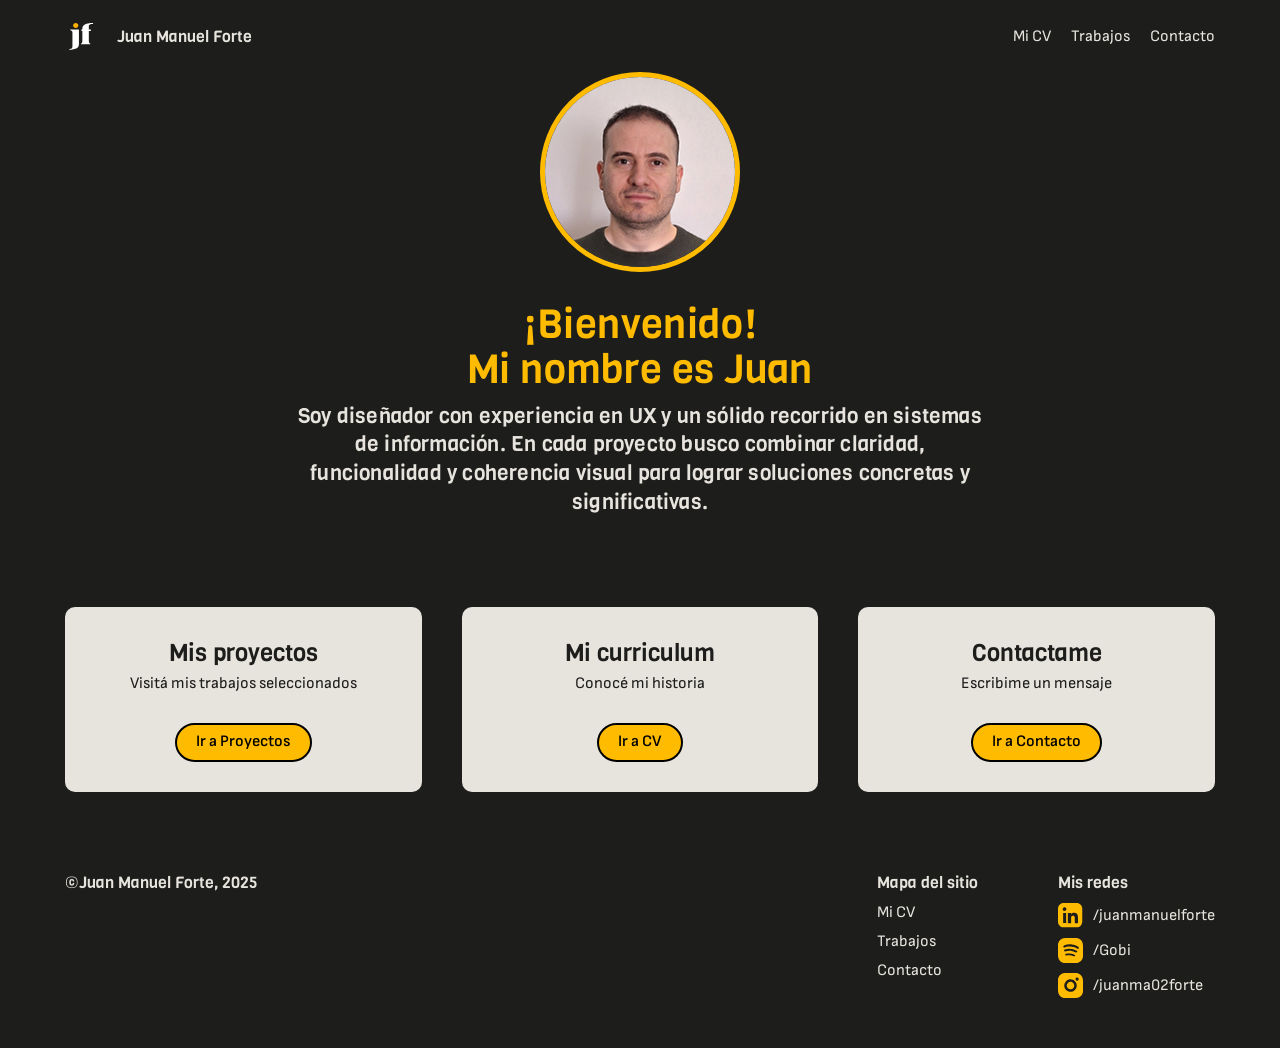
<file: index.html>
<!DOCTYPE html>
<html>

<head>
    <meta charset="UTF-8" />
    <meta name="viewport" content="width=device-width, initial-scale=1.0">
    <meta name="Description" content="Portfolio de Juan Manuel Forte">
    <meta name="author" content="Juan Manuel Forte">
    <meta name="Keywords" content="Juan manuel forte, portfolio, porfolio">
    <title>Portfolio Juan Forte</title>
    <link href="styles.css" rel="stylesheet" type="text/css">
    <link rel="icon" type="image/svg+xml" href="img/favicon.svg">
    <style>
        @import url('https://fonts.googleapis.com/css2?family=Sofia+Sans:ital,wght@0,1..1000;1,1..1000&family=Viga&display=swap');
    </style>
</head>

<body id="body-negro">
    <header>
        <div class="contenedor-header">
            <a href="index.html" class="logo-y-nombre">
                <img src="img/favicon.svg" width="32" height="32" alt="logo" />
                <h5>Juan Manuel Forte</h5>
            </a>
            <nav>
                <a href="mi-cv.html">Mi CV</a>
                <a href="trabajos.html">Trabajos</a>
                <a href="contacto.html">Contacto</a>
            </nav>
        </div>
    </header>
    <main>
        <section class="hero">
            <div class="jm-animacion">
                <img class="logo-animado" src="img/logo.webp" width="150" height="150" alt="logo" />
                <img class="mifoto" src="img/foto_perfil.jpg" width="200" height="200" alt="foto" />
                <h1 class="h1-animacion">¡Bienvenido!</h1>
                <h1 class="h1-animacion">Mi nombre es Juan</h1>
                <h2 class="h2-animacion">Soy diseñador con experiencia en UX y un sólido recorrido en sistemas de información. En cada
                    proyecto busco combinar claridad, funcionalidad y coherencia visual para lograr soluciones concretas
                    y significativas.</h2>
            </div>
        </section>
        <section class="tarjetas">
            <article class="tarjeta">
                <h2 class="h2-home">Mis proyectos</h2>
                <p>Visitá mis trabajos seleccionados</p>
                <a href="trabajos.html" class="boton">Ir a Proyectos</a>
            </article>
            <article class="tarjeta">
                <h2 class="h2-home">Mi curriculum</h2>
                <p>Conocé mi historia</p>
                <a href="mi-cv.html" class="boton">Ir a CV</a>
            </article>
            <article class="tarjeta">
                <h2 class="h2-home">Contactame</h2>
                <p>Escribime un mensaje</p>
                <a href="contacto.html" class="boton">Ir a Contacto</a>
            </article>
        </section>
    </main>
    <footer>
        <div class="contenedor-footer">
            <h5>©Juan Manuel Forte, 2025</h5>
            <div class="links-footer">
                <ul class="footer-mapa">
                        <h5>Mapa del sitio</h5>
                    <li>
                        <a href="mi-cv.html">Mi CV</a>
                    </li>
                    <li>
                        <a href="trabajos.html">Trabajos</a>
                    </li>
                    <li>
                        <a href="contacto.html">Contacto</a>
                    </li>
                </ul>
                <ul class="footer-redes">
                    <h5>Mis redes</h5>
                    <li>
                        <img src="img/linkedin_amarillo.svg" width="25" heigh="25" alt="Logo linkedin" />
                        <a href="https://www.linkedin.com/in/juanmanuelforte/">/juanmanuelforte</a>
                    </li>
                    <li>
                        <img src="img/spotify-amarillo.svg" width="25" heigh="25" alt="Logo Spotify" />
                        <a
                            href="https://open.spotify.com/intl-es/album/5ESB9k8uZIxvv5B5M7W0Kl?si=IFUT2nIWQieeMrjZMBl7iA">/Gobi</a>
                    </li>
                    <li>
                        <img src="img/instagram-amarillo.svg" width="25" heigh="25" alt="Logo Instagram" />
                        <a href="https://www.instagram.com/juanma02forte">/juanma02forte</a>
                    </li>
                </ul>
            </div>
        </div>
    </footer>
</body>

</html>
</file>
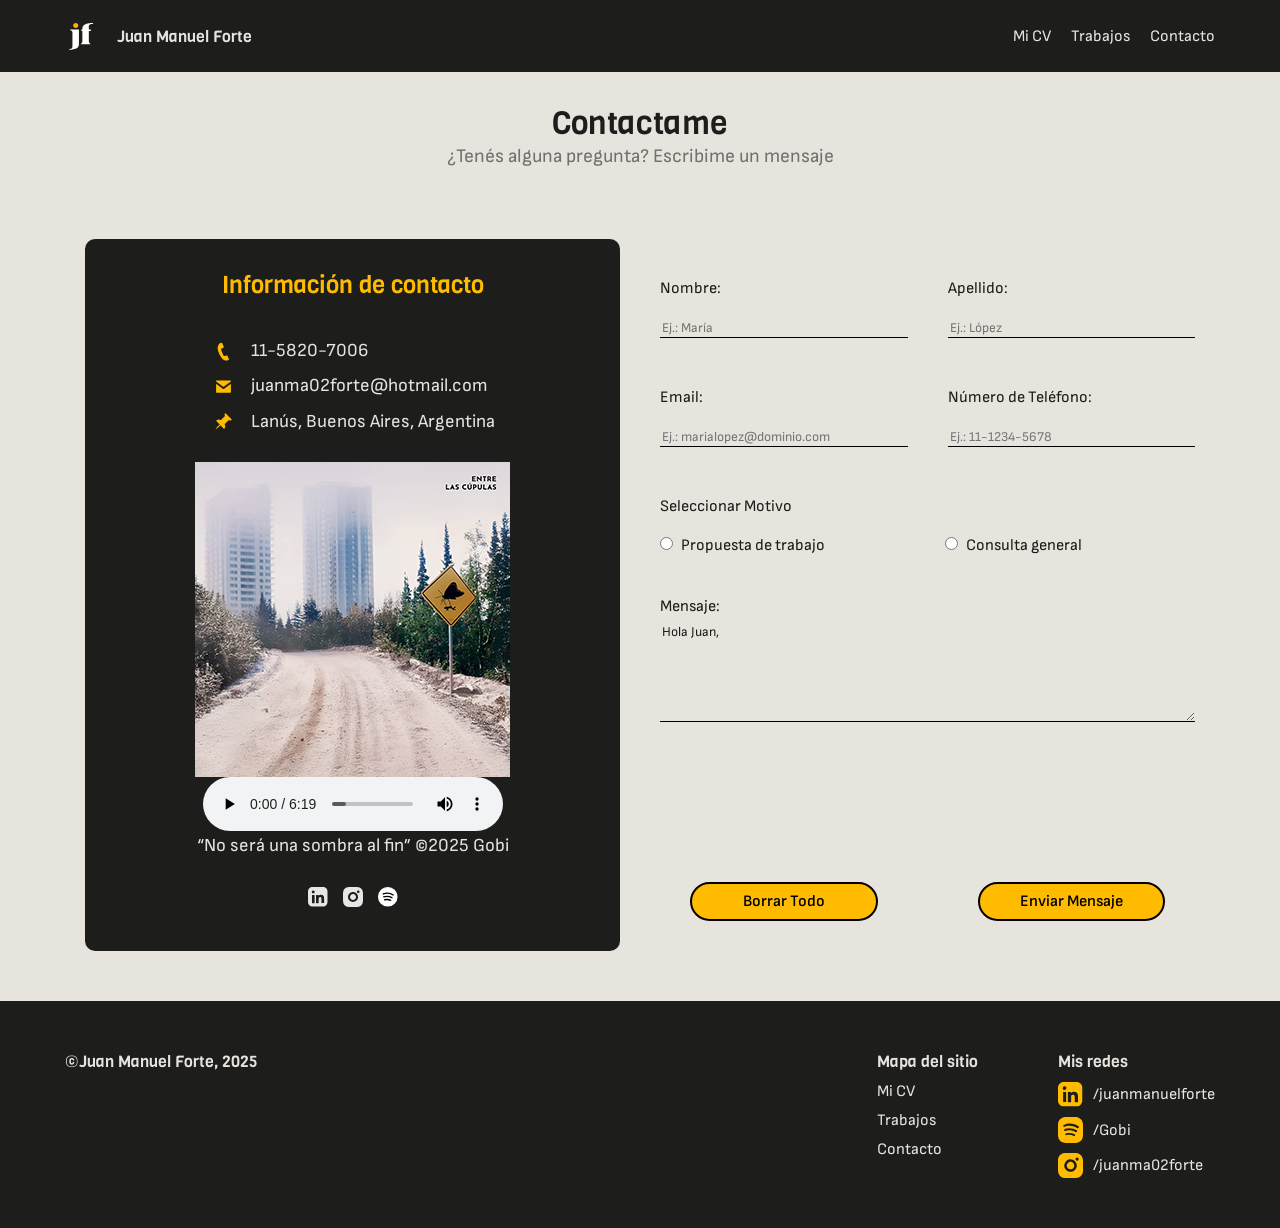
<file: contacto.html>
<!DOCTYPE html>
<html>

<head>
    <meta charset="UTF-8" />
    <meta name="viewport" content="width=device-width, initial-scale=1.0">
    <meta name="Description" content="Portfolio de Juan Manuel Forte">
    <meta name="author" content="Juan Manuel Forte">
    <meta name="Keywords" content="Juan manuel forte, portfolio, porfolio">
    <title>Portfolio Juan Forte</title>
    <link href="styles.css" rel="stylesheet" type="text/css">
    <link rel="icon" type="image/svg+xml" href="img/favicon.svg">
    <style>
        @import url('https://fonts.googleapis.com/css2?family=Sofia+Sans:ital,wght@0,1..1000;1,1..1000&family=Viga&display=swap');
    </style>
</head>

<body>
    <header>
        <div class="contenedor-header">
            <a href="index.html" class="logo-y-nombre">
                <img src="img/favicon.svg" width="32" height="32" alt="logo" />
                <h5>Juan Manuel Forte</h5>
            </a>
            <nav>
                <a href="mi-cv.html">Mi CV</a>
                <a href="trabajos.html">Trabajos</a>
                <a href="contacto.html">Contacto</a>
            </nav>
        </div>
    </header>
    <main>
        <h1>Contactame</h1>
        <h3>¿Tenés alguna pregunta? Escribime un mensaje</h3>
        <section class="grilla3060">
            <section class="contacto-izq">
                <h2>Información de contacto</h2>
                <ul class="info-contacto">
                    <li><img src="img/telefono-ico.svg" width="25" height="25" alt="Icono de teléfono" />
                        <h3>11-5820-7006</h3>
                    </li>
                    <li><img src="img/mail-ico.svg" width="25" height="25" alt="Icono de correo" />
                        <h3>juanma02forte@hotmail.com</h3>
                    </li>
                    <li><img src="img/pin-ico.svg" width="25" height="25" alt="Icono de ubicación" />
                        <h3>Lanús, Buenos Aires, Argentina</h3>
                    </li>
                </ul>
                <div>
                    <img class="gobi" src="img/gobi.jpg" width="315" height="315" alt="gobi" />
                    <audio src="audio/gobi.mp3" controls width="315" height="15">
                        <source src="audio/gobi.ogg" type="audio/ogg">
                        <source src="audio/gobi.wav" type="audio/wav">
                    </audio>
                    <h3>“No será una sombra al fin” ©2025 Gobi</h3>
                </div>
                <ul class="redes-contacto">
                    <li>
                        <a href="https://www.linkedin.com/in/juanmanuelforte/">
                            <img src="img/linkedin_blanco.svg" width="20" height="20" alt="Icono de linkedin" />
                        </a>
                    </li>
                    <li><a href="https://www.instagram.com/juanma02forte"><img src="img/instagram-blanco.svg" width="20"
                                height="20" alt="Icono de instagram" /></a>
                    </li>
                    <li><a
                            href="https://open.spotify.com/intl-es/album/5ESB9k8uZIxvv5B5M7W0Kl?si=IFUT2nIWQieeMrjZMBl7iA">
                            <img src="img/spotify-blanco.svg" width="20" height="20" alt="Icono de spotify" />
                        </a>
                    </li>
                </ul>
            </section>
            <section class="contacto-der">
                <form method="post" action="mailto:juanma02forte@hotmail.com?subject=Email enviado desde el formulario"
                    target="_blank" enctype="text/plain">
                    <div>
                        <div class="campo">
                            <label for="Nombre">Nombre: </label>
                            <input type="text" name="Nombre" id="Nombre" maxlength="30" placeholder="Ej.: María"
                                required>
                        </div>
                        <div class="campo">
                            <label for="Apellido">Apellido: </label>
                            <input type="text" name="Apellido" id="Apellido" maxlength="30" placeholder="Ej.: López">
                        </div>
                    </div>
                    <div>
                        <div class="campo">
                            <label for="Email">Email: </label>
                            <input type="email" name="Email" id="Email" maxlength="50" placeholder="Ej.: marialopez@dominio.com"
                                required>
                        </div>
                        <div class="campo">
                            <label for="Telefono">Número de Teléfono: </label>
                            <input type="tel" name="Telefono" id="Telefono" maxlength="30"
                                placeholder="Ej.: 11-1234-5678">
                        </div>
                    </div>
                    <div>
                        <div class="campo">
                            <p>Seleccionar Motivo</p>
                            <div class="radiobutton">
                                <label><input type="radio" name="motivo" value="trabajo" id="trabajo">Propuesta de
                                    trabajo</label>
                                <label><input type="radio" name="motivo" value="consulta" id="consulta">Consulta
                                    general</label>
                            </div>
                        </div>
                    </div>
                    <div>
                        <div class="campo">
                            <label for="mensaje">Mensaje: </label>
                            <textarea name="mensaje" id="mensaje">Hola Juan, </textarea>
                        </div>
                    </div>
                    <div>
                        <input class="boton" type="reset" value="Borrar Todo">
                        <input class="boton" type="submit" value="Enviar Mensaje">
                    </div>
                </form>
            </section>
        </section>
    </main>
    <footer>
        <div class="contenedor-footer">
            <h5>©Juan Manuel Forte, 2025</h5>
            <div class="links-footer">
                <ul class="footer-mapa">
                    <h5>Mapa del sitio</h5>
                    <li>
                        <a href="mi-cv.html">Mi CV</a>
                    </li>
                    <li>
                        <a href="trabajos.html">Trabajos</a>
                    </li>
                    <li>
                        <a href="contacto.html">Contacto</a>
                    </li>
                </ul>
                <ul class="footer-redes">
                    <h5>Mis redes</h5>
                    <li>
                        <img src="img/linkedin_amarillo.svg" width="25" heigh="25" alt="Logo linkedin" />
                        <a href="https://www.linkedin.com/in/juanmanuelforte/">/juanmanuelforte</a>
                    </li>
                    <li>
                        <img src="img/spotify-amarillo.svg" width="25" heigh="25" alt="Logo Spotify" />
                        <a
                            href="https://open.spotify.com/intl-es/album/5ESB9k8uZIxvv5B5M7W0Kl?si=IFUT2nIWQieeMrjZMBl7iA">/Gobi</a>
                    </li>
                    <li>
                        <img src="img/instagram-amarillo.svg" width="25" heigh="25" alt="Logo Instagram" />
                        <a href="https://www.instagram.com/juanma02forte">/juanma02forte</a>
                    </li>
                </ul>
            </div>
        </div>
    </footer>
</body>

</html>
</file>
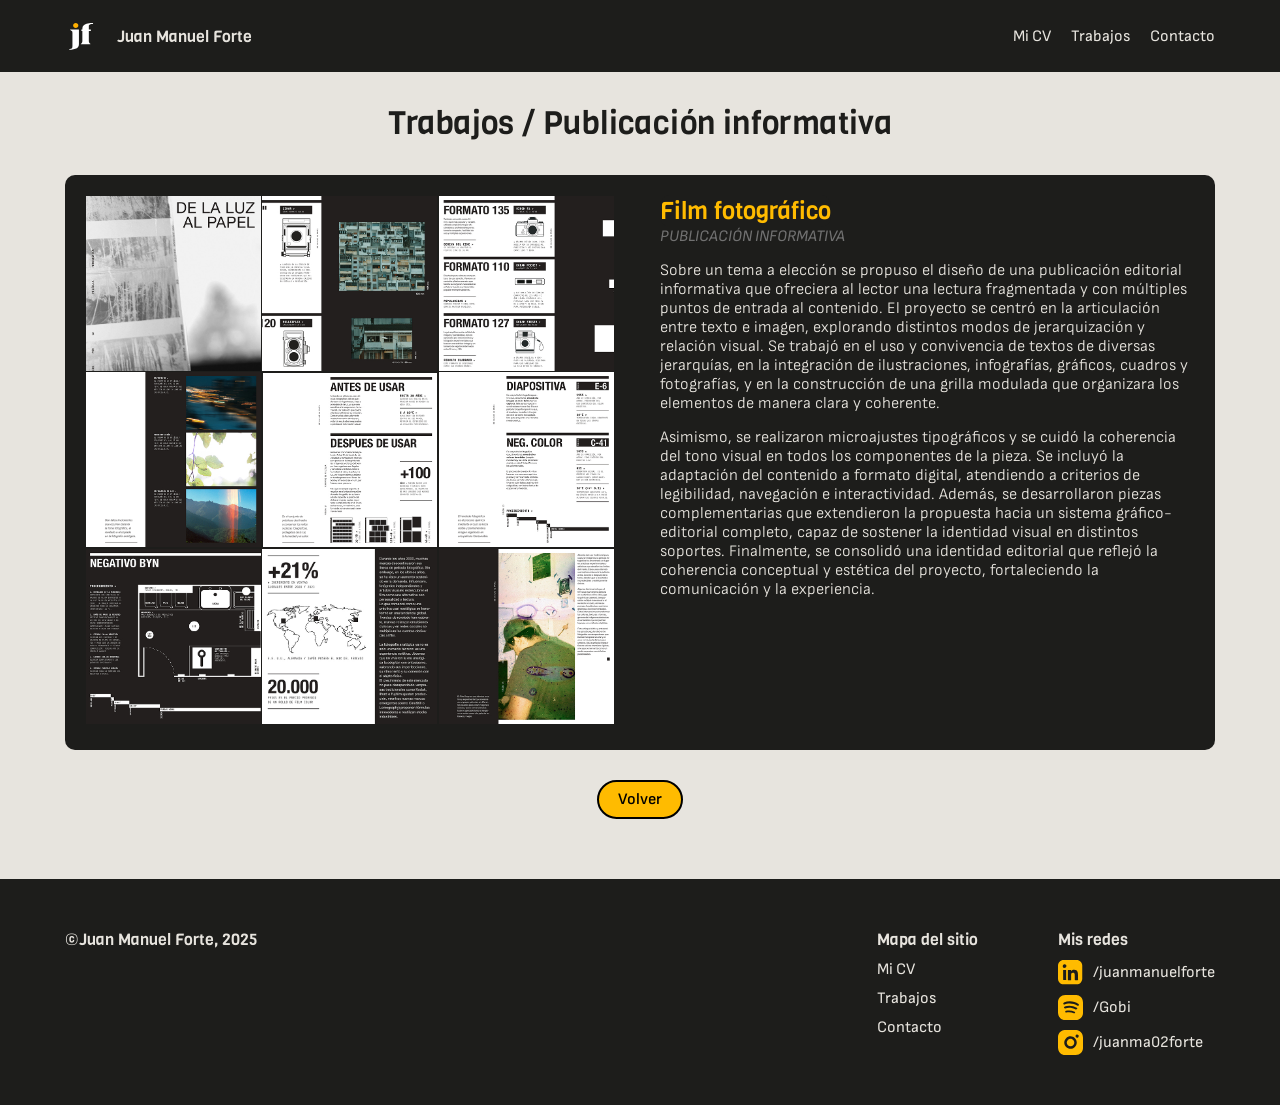
<file: film.html>
<!DOCTYPE html>
<html>

<head>
    <meta charset="UTF-8" />
    <meta name="viewport" content="width=device-width, initial-scale=1.0">
    <meta name="Description" content="Portfolio de Juan Manuel Forte">
    <meta name="author" content="Juan Manuel Forte">
    <meta name="Keywords" content="Juan manuel forte, portfolio, porfolio">
    <title>Portfolio Juan Forte</title>
    <link href="styles.css" rel="stylesheet" type="text/css">
    <link rel="icon" type="image/svg+xml" href="img/favicon.svg">
    <style>
        @import url('https://fonts.googleapis.com/css2?family=Sofia+Sans:ital,wght@0,1..1000;1,1..1000&family=Viga&display=swap');
    </style>
</head>

<body>
    <header>
        <div class="contenedor-header">
            <a href="index.html" class="logo-y-nombre">
                <img src="img/favicon.svg" width="32" height="32" alt="logo" />
                <h5>Juan Manuel Forte</h5>
            </a>
            <nav>
                <a href="mi-cv.html">Mi CV</a>
                <a href="trabajos.html">Trabajos</a>
                <a href="contacto.html">Contacto</a>
            </nav>
        </div>
    </header>
    <main>
        <h1 class="h1-trabajo">Trabajos / Publicación informativa</h1>
        <article class="trabajos-detalle-der">
            <div class="contenedor-galeria">
                <div class="container">
                    <input id="item1" type="checkbox" />
                    <label class="item1" for="item1"
                        style="background-image:url(img/film1.jpg);"></label>
                    <input id="item2" type="checkbox" />
                    <label class="item2" for="item2"
                        style="background-image:url(img/film2.jpg);"></label>
                    <input id="item3" type="checkbox" />
                    <label class="item3" for="item3"
                        style="background-image:url(img/film3.jpg);"></label>
                    <input id="item4" type="checkbox" />
                    <label class="item4" for="item4"
                        style="background-image:url(img/film4.jpg);"></label>
                    <input id="item5" type="checkbox" />
                    <label class="item5" for="item5"
                        style="background-image:url(img/film5.jpg);"></label>
                    <input id="item6" type="checkbox" />
                    <label class="item6" for="item6"
                        style="background-image:url(img/film6.jpg);"></label>
                    <input id="item7" type="checkbox" />
                    <label class="item7" for="item7"
                        style="background-image:url(img/film7.jpg);"></label>
                    <input id="item8" type="checkbox" />
                    <label class="item8" for="item8"
                        style="background-image:url(img/film8.jpg);"></label>
                    <input id="item9" type="checkbox" />
                    <label class="item9" for="item9"
                        style="background-image:url(img/film9.jpg);"></label>
                </div>
            </div>
            <div class="contenedor-texto">
                <h2>Film fotográfico</h2>
                <h4>Publicación informativa</h4>
                <p>Sobre un tema a elección se propuso el diseño de una publicación editorial informativa que ofreciera al lector una lectura fragmentada y con múltiples puntos de entrada al contenido. El proyecto se centró en la articulación entre texto e imagen, explorando distintos modos de jerarquización y relación visual. Se trabajó en el uso y convivencia de textos de diversas jerarquías, en la integración de ilustraciones, infografías, gráficos, cuadros y fotografías, y en la construcción de una grilla modulada que organizara los elementos de manera clara y coherente.</p>
                <p>Asimismo, se realizaron microajustes tipográficos y se cuidó la coherencia del tono visual en todos los componentes de la pieza. Se incluyó la adaptación del contenido a formato digital, atendiendo a criterios de legibilidad, navegación e interactividad. Además, se desarrollaron piezas complementarias que extendieron la propuesta hacia un sistema gráfico-editorial completo, capaz de sostener la identidad visual en distintos soportes. Finalmente, se consolidó una identidad editorial que reflejó la coherencia conceptual y estética del proyecto, fortaleciendo la comunicación y la experiencia.</p>
            </div>
        </article>
        <a href="trabajos.html" class="boton">Volver</a>
    </main>
    <footer>
        <div class="contenedor-footer">
            <h5>©Juan Manuel Forte, 2025</h5>
            <div class="links-footer">
                <ul class="footer-mapa">
                        <h5>Mapa del sitio</h5>
                    <li>
                        <a href="mi-cv.html">Mi CV</a>
                    </li>
                    <li>
                        <a href="trabajos.html">Trabajos</a>
                    </li>
                    <li>
                        <a href="contacto.html">Contacto</a>
                    </li>
                </ul>
                <ul class="footer-redes">
                    <h5>Mis redes</h5>
                    <li>
                        <img src="img/linkedin_amarillo.svg" width="25" heigh="25" alt="Logo linkedin" />
                        <a href="https://www.linkedin.com/in/juanmanuelforte/">/juanmanuelforte</a>
                    </li>
                    <li>
                        <img src="img/spotify-amarillo.svg" width="25" heigh="25" alt="Logo Spotify" />
                        <a
                            href="https://open.spotify.com/intl-es/album/5ESB9k8uZIxvv5B5M7W0Kl?si=IFUT2nIWQieeMrjZMBl7iA">/Gobi</a>
                    </li>
                    <li>
                        <img src="img/instagram-amarillo.svg" width="25" heigh="25" alt="Logo Instagram" />
                        <a href="https://www.instagram.com/juanma02forte">/juanma02forte</a>
                    </li>
                </ul>
            </div>
        </div>
    </footer>
</body>

</html>
</file>
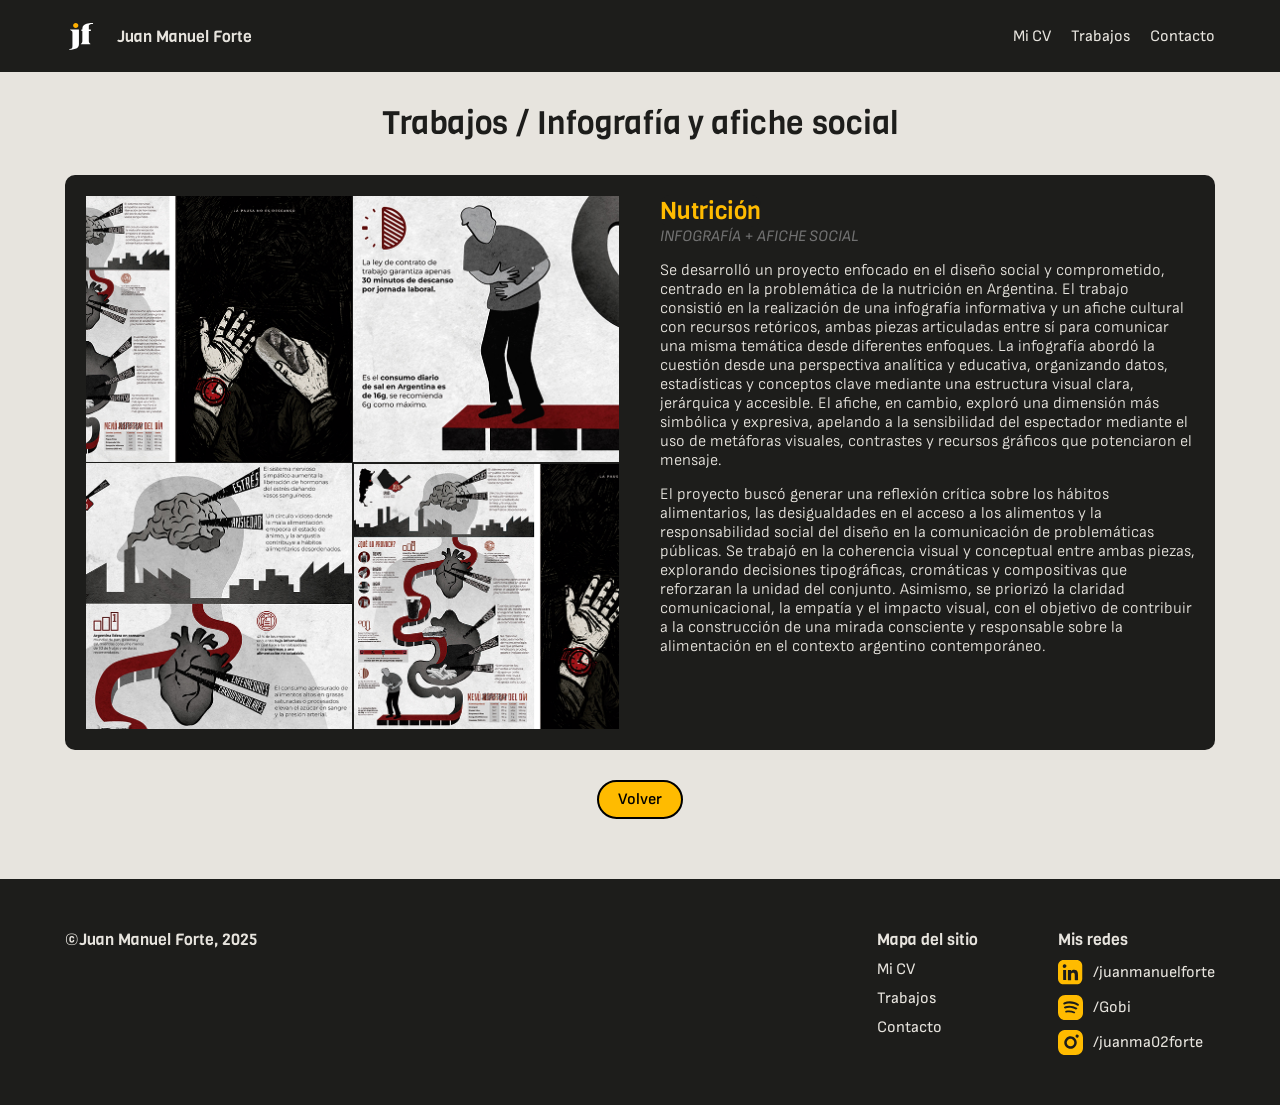
<file: infografia.html>
<!DOCTYPE html>
<html>

<head>
    <meta charset="UTF-8" />
    <meta name="viewport" content="width=device-width, initial-scale=1.0">
    <meta name="Description" content="Portfolio de Juan Manuel Forte">
    <meta name="author" content="Juan Manuel Forte">
    <meta name="Keywords" content="Juan manuel forte, portfolio, porfolio">
    <title>Portfolio Juan Forte</title>
    <link href="styles.css" rel="stylesheet" type="text/css">
    <link rel="icon" type="image/svg+xml" href="img/favicon.svg">
    <style>
        @import url('https://fonts.googleapis.com/css2?family=Sofia+Sans:ital,wght@0,1..1000;1,1..1000&family=Viga&display=swap');
    </style>
</head>

<body>
    <header>
        <div class="contenedor-header">
            <a href="index.html" class="logo-y-nombre">
                <img src="img/favicon.svg" width="32" height="32" alt="logo" />
                <h5>Juan Manuel Forte</h5>
            </a>
            <nav>
                <a href="mi-cv.html">Mi CV</a>
                <a href="trabajos.html">Trabajos</a>
                <a href="contacto.html">Contacto</a>
            </nav>
        </div>
    </header>
    <main>
        <h1 class="h1-trabajo">Trabajos / Infografía y afiche social</h1>
        <article class="trabajos-detalle-der">
            <div class="contenedor-galeria">
                <div class="container4x4">
                    <input id="item1" type="checkbox" />
                    <label class="item1" for="item1"
                        style="background-image:url(img/info1.jpg);"></label>
                    <input id="item2" type="checkbox" />
                    <label class="item2" for="item2"
                        style="background-image:url(img/info2.jpg);"></label>
                    <input id="item3" type="checkbox" />
                    <label class="item3" for="item3"
                        style="background-image:url(img/info3.jpg);"></label>
                    <input id="item4" type="checkbox" />
                    <label class="item4" for="item4"
                        style="background-image:url(img/info4.jpg);"></label>
                </div>
            </div>
            <div class="contenedor-texto">
                <h2>Nutrición</h2>
                <h4>Infografía + afiche social</h4>
                <p>Se desarrolló un proyecto enfocado en el diseño social y comprometido, centrado en la problemática de la nutrición en Argentina. El trabajo consistió en la realización de una infografía informativa y un afiche cultural con recursos retóricos, ambas piezas articuladas entre sí para comunicar una misma temática desde diferentes enfoques. La infografía abordó la cuestión desde una perspectiva analítica y educativa, organizando datos, estadísticas y conceptos clave mediante una estructura visual clara, jerárquica y accesible. El afiche, en cambio, exploró una dimensión más simbólica y expresiva, apelando a la sensibilidad del espectador mediante el uso de metáforas visuales, contrastes y recursos gráficos que potenciaron el mensaje.</p>
                <p>El proyecto buscó generar una reflexión crítica sobre los hábitos alimentarios, las desigualdades en el acceso a los alimentos y la responsabilidad social del diseño en la comunicación de problemáticas públicas. Se trabajó en la coherencia visual y conceptual entre ambas piezas, explorando decisiones tipográficas, cromáticas y compositivas que reforzaran la unidad del conjunto. Asimismo, se priorizó la claridad comunicacional, la empatía y el impacto visual, con el objetivo de contribuir a la construcción de una mirada consciente y responsable sobre la alimentación en el contexto argentino contemporáneo.</p>
            </div>
        </article>
        <a href="trabajos.html" class="boton">Volver</a>
    </main>
    <footer>
        <div class="contenedor-footer">
            <h5>©Juan Manuel Forte, 2025</h5>
            <div class="links-footer">
                <ul class="footer-mapa">
                        <h5>Mapa del sitio</h5>
                    <li>
                        <a href="mi-cv.html">Mi CV</a>
                    </li>
                    <li>
                        <a href="trabajos.html">Trabajos</a>
                    </li>
                    <li>
                        <a href="contacto.html">Contacto</a>
                    </li>
                </ul>
                <ul class="footer-redes">
                    <h5>Mis redes</h5>
                    <li>
                        <img src="img/linkedin_amarillo.svg" width="25" heigh="25" alt="Logo linkedin" />
                        <a href="https://www.linkedin.com/in/juanmanuelforte/">/juanmanuelforte</a>
                    </li>
                    <li>
                        <img src="img/spotify-amarillo.svg" width="25" heigh="25" alt="Logo Spotify" />
                        <a
                            href="https://open.spotify.com/intl-es/album/5ESB9k8uZIxvv5B5M7W0Kl?si=IFUT2nIWQieeMrjZMBl7iA">/Gobi</a>
                    </li>
                    <li>
                        <img src="img/instagram-amarillo.svg" width="25" heigh="25" alt="Logo Instagram" />
                        <a href="https://www.instagram.com/juanma02forte">/juanma02forte</a>
                    </li>
                </ul>
            </div>
        </div>
    </footer>
</body>

</html>
</file>
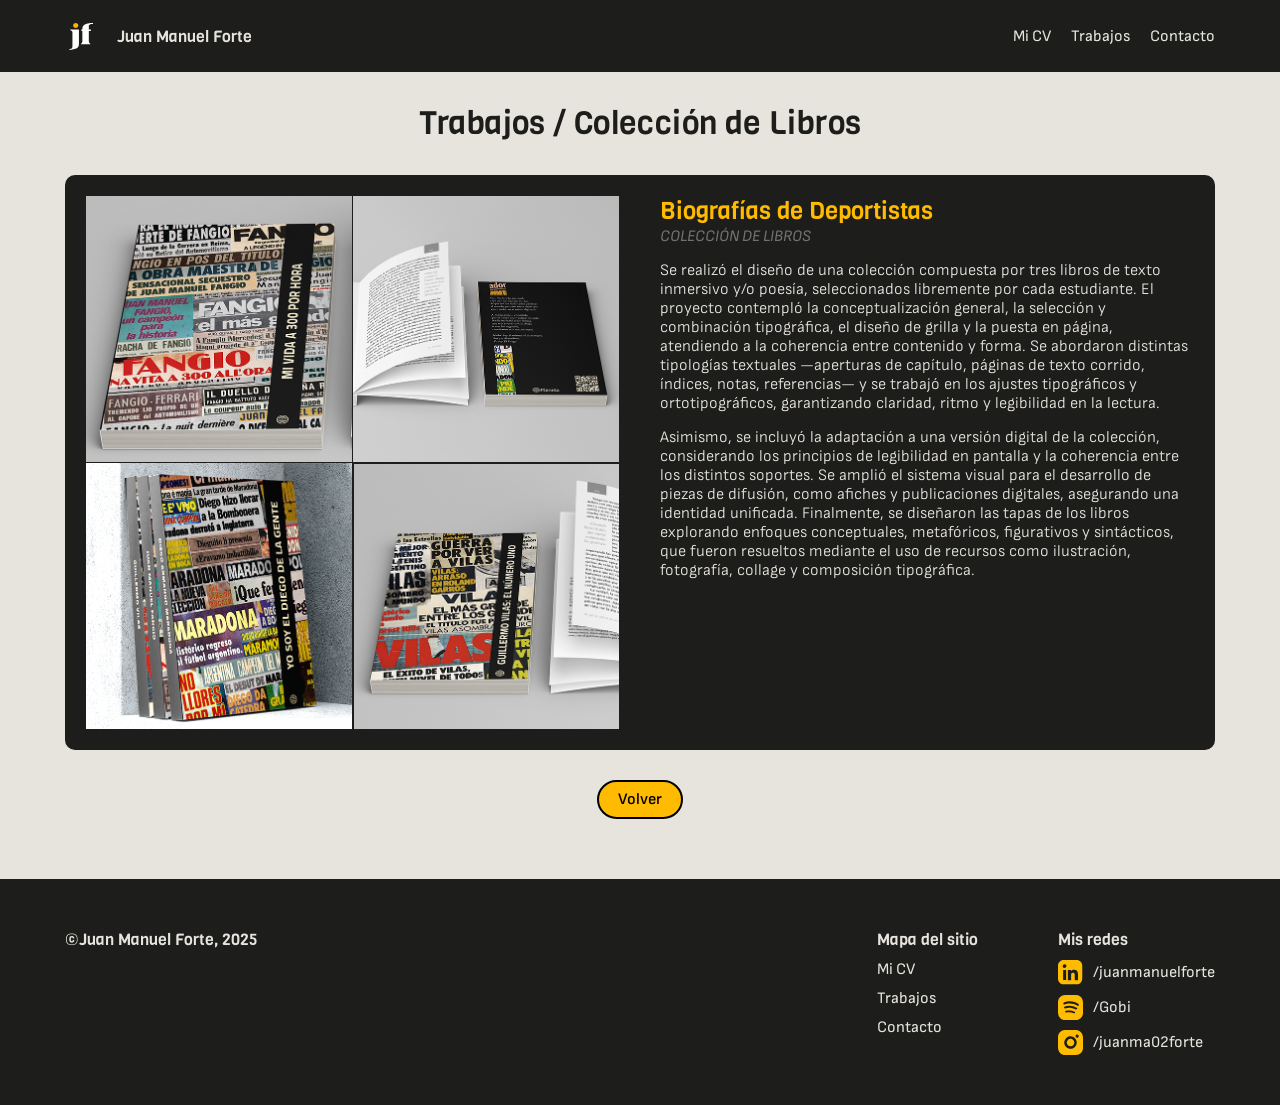
<file: libros.html>
<!DOCTYPE html>
<html>

<head>
    <meta charset="UTF-8" />
    <meta name="viewport" content="width=device-width, initial-scale=1.0">
    <meta name="Description" content="Portfolio de Juan Manuel Forte">
    <meta name="author" content="Juan Manuel Forte">
    <meta name="Keywords" content="Juan manuel forte, portfolio, porfolio">
    <title>Portfolio Juan Forte</title>
    <link href="styles.css" rel="stylesheet" type="text/css">
    <link rel="icon" type="image/svg+xml" href="img/favicon.svg">
    <style>
        @import url('https://fonts.googleapis.com/css2?family=Sofia+Sans:ital,wght@0,1..1000;1,1..1000&family=Viga&display=swap');
    </style>
</head>

<body>
    <header>
        <div class="contenedor-header">
            <a href="index.html" class="logo-y-nombre">
                <img src="img/favicon.svg" width="32" height="32" alt="logo" />
                <h5>Juan Manuel Forte</h5>
            </a>
            <nav>
                <a href="mi-cv.html">Mi CV</a>
                <a href="trabajos.html">Trabajos</a>
                <a href="contacto.html">Contacto</a>
            </nav>
        </div>
    </header>
    <main>
        <h1 class="h1-trabajo">Trabajos / Colección de Libros</h1>
        <article class="trabajos-detalle-der">
            <div class="contenedor-galeria">
                <div class="container4x4">
                    <input id="item1" type="checkbox" />
                    <label class="item1" for="item1"
                        style="background-image:url(img/libros1.png);"></label>
                    <input id="item2" type="checkbox" />
                    <label class="item2" for="item2"
                        style="background-image:url(img/libros2.png);"></label>
                    <input id="item3" type="checkbox" />
                    <label class="item3" for="item3"
                        style="background-image:url(img/libros3.png);"></label>
                    <input id="item4" type="checkbox" />
                    <label class="item4" for="item4"
                        style="background-image:url(img/libros4.png);"></label>
                </div>
            </div>
            <div class="contenedor-texto">
                <h2>Biografías de Deportistas</h2>
                <h4>Colección de Libros</h4>
                <p>Se realizó el diseño de una colección compuesta por tres libros de texto inmersivo y/o poesía, seleccionados libremente por cada estudiante. El proyecto contempló la conceptualización general, la selección y combinación tipográfica, el diseño de grilla y la puesta en página, atendiendo a la coherencia entre contenido y forma. Se abordaron distintas tipologías textuales —aperturas de capítulo, páginas de texto corrido, índices, notas, referencias— y se trabajó en los ajustes tipográficos y ortotipográficos, garantizando claridad, ritmo y legibilidad en la lectura.</p>
                <p>Asimismo, se incluyó la adaptación a una versión digital de la colección, considerando los principios de legibilidad en pantalla y la coherencia entre los distintos soportes. Se amplió el sistema visual para el desarrollo de piezas de difusión, como afiches y publicaciones digitales, asegurando una identidad unificada. Finalmente, se diseñaron las tapas de los libros explorando enfoques conceptuales, metafóricos, figurativos y sintácticos, que fueron resueltos mediante el uso de recursos como ilustración, fotografía, collage y composición tipográfica.</p>
            </div>
        </article>
        <a href="trabajos.html" class="boton">Volver</a>
    </main>
    <footer>
        <div class="contenedor-footer">
            <h5>©Juan Manuel Forte, 2025</h5>
            <div class="links-footer">
                <ul class="footer-mapa">
                        <h5>Mapa del sitio</h5>
                    <li>
                        <a href="mi-cv.html">Mi CV</a>
                    </li>
                    <li>
                        <a href="trabajos.html">Trabajos</a>
                    </li>
                    <li>
                        <a href="contacto.html">Contacto</a>
                    </li>
                </ul>
                <ul class="footer-redes">
                    <h5>Mis redes</h5>
                    <li>
                        <img src="img/linkedin_amarillo.svg" width="25" heigh="25" alt="Logo linkedin" />
                        <a href="https://www.linkedin.com/in/juanmanuelforte/">/juanmanuelforte</a>
                    </li>
                    <li>
                        <img src="img/spotify-amarillo.svg" width="25" heigh="25" alt="Logo Spotify" />
                        <a
                            href="https://open.spotify.com/intl-es/album/5ESB9k8uZIxvv5B5M7W0Kl?si=IFUT2nIWQieeMrjZMBl7iA">/Gobi</a>
                    </li>
                    <li>
                        <img src="img/instagram-amarillo.svg" width="25" heigh="25" alt="Logo Instagram" />
                        <a href="https://www.instagram.com/juanma02forte">/juanma02forte</a>
                    </li>
                </ul>
            </div>
        </div>
    </footer>
</body>

</html>
</file>
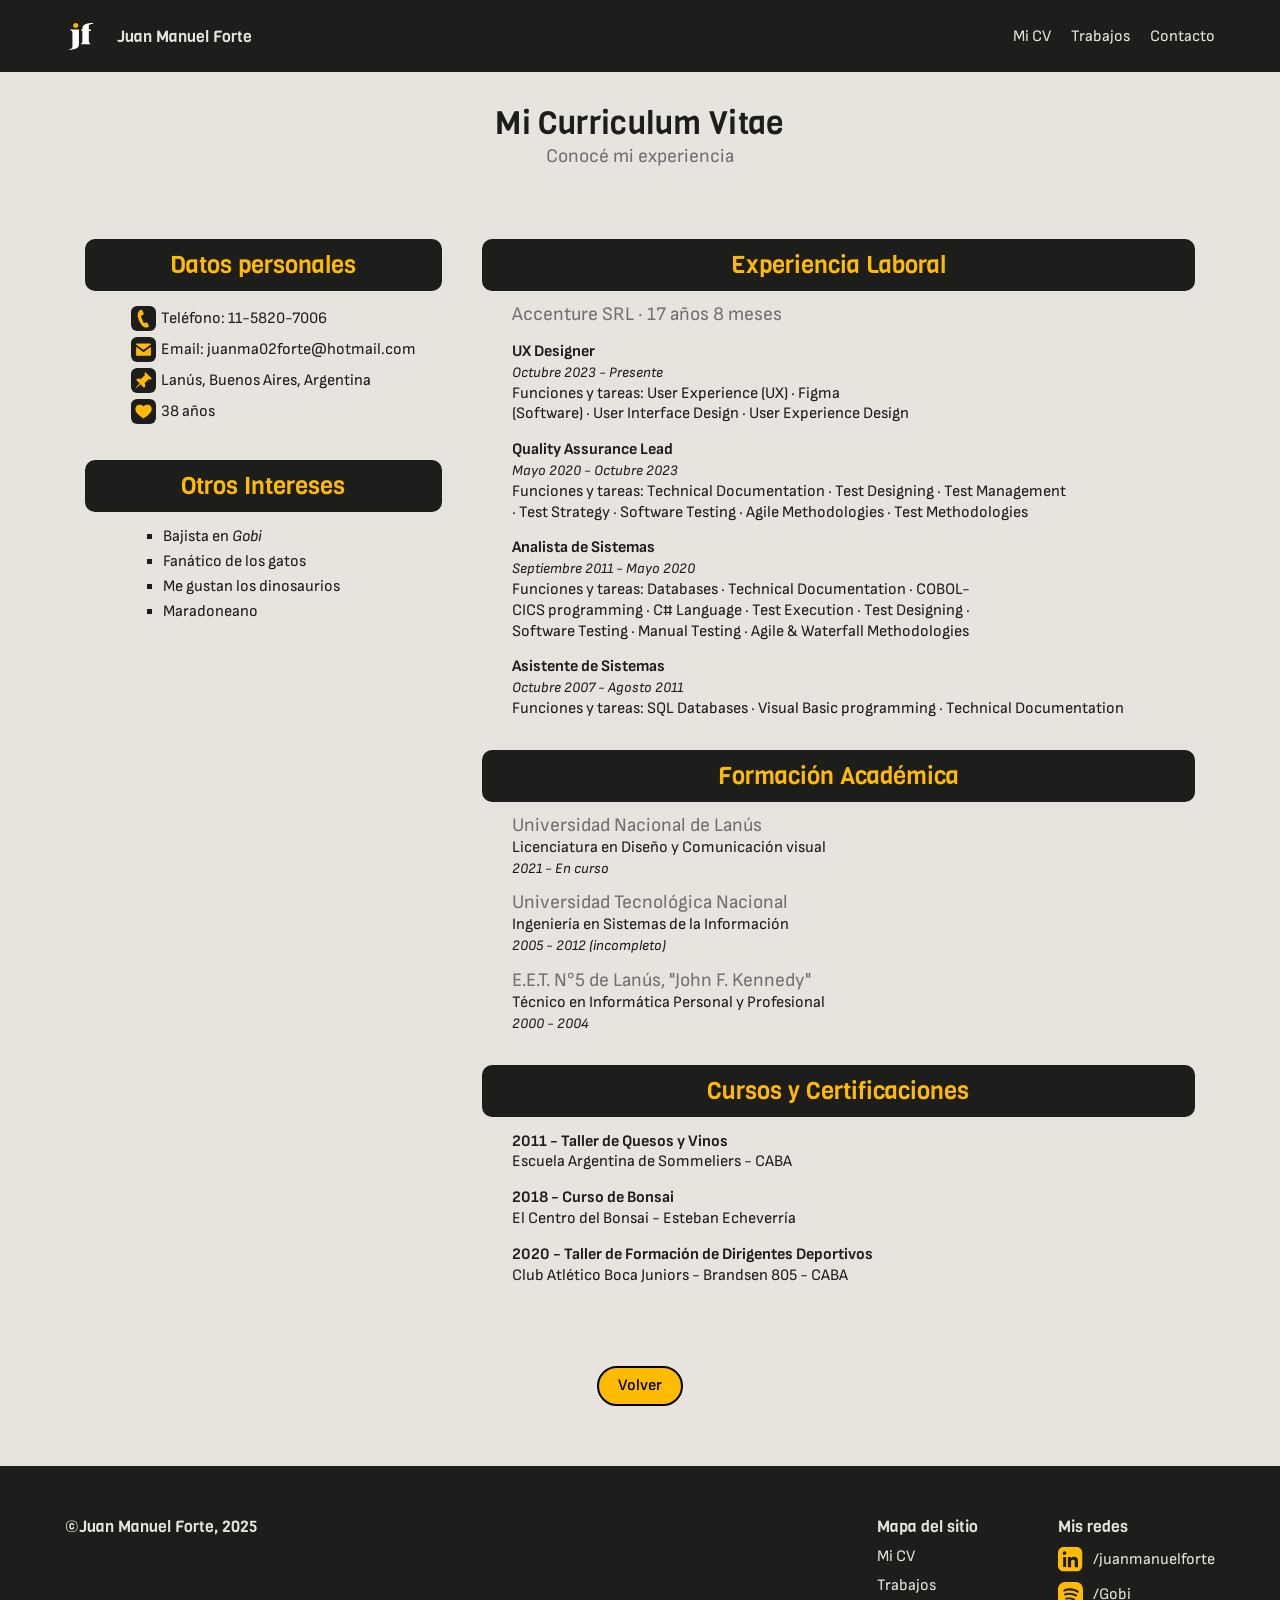
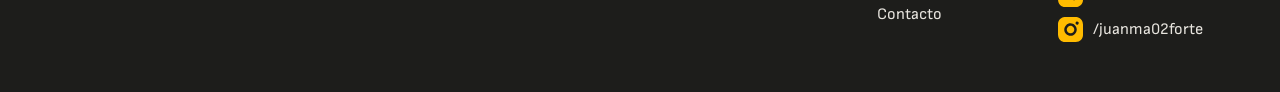
<file: mi-cv.html>
<!DOCTYPE html>
<html>

<head>
    <meta charset="UTF-8" />
    <meta name="viewport" content="width=device-width, initial-scale=1.0">
    <meta name="Description" content="Portfolio de Juan Manuel Forte">
    <meta name="author" content="Juan Manuel Forte">
    <meta name="Keywords" content="Juan manuel forte, portfolio, porfolio">
    <title>Portfolio Juan Forte</title>
    <link href="styles.css" rel="stylesheet" type="text/css">
    <link rel="icon" type="image/svg+xml" href="img/favicon.svg">
    <style>
        @import url('https://fonts.googleapis.com/css2?family=Sofia+Sans:ital,wght@0,1..1000;1,1..1000&family=Viga&display=swap');
    </style>
</head>

<body>
    <header>
        <div class="contenedor-header">
            <a href="index.html" class="logo-y-nombre">
                <img src="img/favicon.svg" width="32" height="32" alt="logo" />
                <h5>Juan Manuel Forte</h5>
            </a>
            <nav>
                <a href="mi-cv.html">Mi CV</a>
                <a href="trabajos.html">Trabajos</a>
                <a href="contacto.html">Contacto</a>
            </nav>
        </div>
    </header>
    <main>
        <h1>Mi Curriculum Vitae</h1>
        <h3>Conocé mi experiencia</h3>
        <section class="grilla3060">
            <section class="izquierda">
                <h2>Datos personales</h2>
                <article class="art-datos">
                    <ul class="ul-datos">
                        <li class="li-datos"><img src="img/telefono-ico.svg" width="25" height="25"
                                alt="Icono de teléfono" />Teléfono: 11-5820-7006</li>
                        <li class="li-datos"><img src="img/mail-ico.svg" width="25" height="25"
                                alt="Icono de correo" />Email: juanma02forte@hotmail.com
                        </li>
                        <li class="li-datos"><img src="img/pin-ico.svg" width="25" height="25"
                                alt="Icono de ubicación" />Lanús, Buenos Aires, Argentina
                        </li>
                        <li class="li-datos"><img src="img/corazon-ico.svg" width="25" height="25"
                                alt="Icono de corazón" />38 años</li>
                    </ul>
                </article>
                <h2>Otros Intereses</h2>
                <article class="art-interes">
                    <ul class="ul-interes">
                        <li class="li-interes">Bajista en
                            <a class="gobilink"
                                href="https://open.spotify.com/intl-es/album/5ESB9k8uZIxvv5B5M7W0Kl?si=IFUT2nIWQieeMrjZMBl7iA">Gobi</a>
                        </li>
                        <li class="li-interes">Fanático de los gatos</li>
                        <li class="li-interes">Me gustan los dinosaurios</li>
                        <li class="li-interes">Maradoneano</li>
                    </ul>
                </article>
            </section>
            <section class="derecha">
                <h2>Experiencia Laboral</h2>
                <article class="art-derecha">
                    <h3>Accenture SRL · 17 años 8 meses</h3>
                    <ul>
                        <li>
                            <h4>UX Designer</h4>
                            <p class="fechas">Octubre 2023 - Presente</p>
                            <p>Funciones y tareas: User Experience (UX) · Figma (Software) · User Interface Design ·
                                User
                                Experience Design</p>
                        </li>
                        <li>
                            <h4>Quality Assurance Lead</h4>
                            <p class="fechas">Mayo 2020 - Octubre 2023</p>
                            <p>Funciones y tareas: Technical Documentation · Test Designing
                                · Test Management · Test Strategy · Software Testing · Agile Methodologies · Test
                                Methodologies</p>
                        </li>
                        <li>
                            <h4>Analista de Sistemas</h4>
                            <p class="fechas">Septiembre 2011 - Mayo 2020</p>
                            <p>Funciones y tareas: Databases · Technical Documentation · COBOL-CICS programming · C#
                                Language ·
                                Test
                                Execution ·
                                Test Designing · Software Testing · Manual Testing · Agile & Waterfall Methodologies
                            </p>
                        </li>
                        <li>
                            <h4>Asistente de Sistemas</h4>
                            <p class="fechas">Octubre 2007 - Agosto 2011</p>
                            <p>Funciones y tareas: SQL Databases · Visual Basic programming · Technical Documentation
                            </p>
                        </li>
                    </ul>
                </article>
                <h2>Formación Académica</h2>
                <article class="art-derecha">
                    <ul>
                        <li>
                            <h3>Universidad Nacional de Lanús</h3>
                            <p>Licenciatura en Diseño y Comunicación visual</p>
                            <p class="fechas">2021 - En curso</p>
                        </li>
                        <li>
                            <h3>Universidad Tecnológica Nacional</h3>
                            <p>Ingeniería en Sistemas de la Información</p>
                            <p class="fechas">2005 - 2012 (incompleto)</p>
                        </li>
                        <li>
                            <h3>E.E.T. N°5 de Lanús, "John F. Kennedy"</h3>
                            <p>Técnico en Informática Personal y Profesional</p>
                            <p class="fechas">2000 - 2004</p>
                        </li>
                    </ul>
                </article>
                <h2>Cursos y Certificaciones</h2>
                <article class="art-derecha">
                    <ul>
                        <li class="li-forma">
                            <h4>2011 - Taller de Quesos y Vinos</h4>
                            <p>Escuela Argentina de Sommeliers - CABA</p>
                        </li>
                        <li class="li-forma">
                            <h4>2018 - Curso de Bonsai</h4>
                            <p>El Centro del Bonsai - Esteban Echeverría</p>
                        </li>
                        <li class="li-forma">
                            <h4>2020 - Taller de Formación de Dirigentes Deportivos</h4>
                            <p>Club Atlético Boca Juniors - Brandsen 805 - CABA</p>
                        </li>
                    </ul>
                </article>
            </section>
        </section>
        <a href="index.html" class="boton">Volver</a>
    </main>
    <footer>
        <div class="contenedor-footer">
            <h5>©Juan Manuel Forte, 2025</h5>
            <div class="links-footer">
                <ul class="footer-mapa">
                        <h5>Mapa del sitio</h5>
                    <li>
                        <a href="mi-cv.html">Mi CV</a>
                    </li>
                    <li>
                        <a href="trabajos.html">Trabajos</a>
                    </li>
                    <li>
                        <a href="contacto.html">Contacto</a>
                    </li>
                </ul>
                <ul class="footer-redes">
                    <h5>Mis redes</h5>
                    <li>
                        <img src="img/linkedin_amarillo.svg" width="25" heigh="25" alt="Logo linkedin" />
                        <a href="https://www.linkedin.com/in/juanmanuelforte/">/juanmanuelforte</a>
                    </li>
                    <li>
                        <img src="img/spotify-amarillo.svg" width="25" heigh="25" alt="Logo Spotify" />
                        <a
                            href="https://open.spotify.com/intl-es/album/5ESB9k8uZIxvv5B5M7W0Kl?si=IFUT2nIWQieeMrjZMBl7iA">/Gobi</a>
                    </li>
                    <li>
                        <img src="img/instagram-amarillo.svg" width="25" heigh="25" alt="Logo Instagram" />
                        <a href="https://www.instagram.com/juanma02forte">/juanma02forte</a>
                    </li>
                </ul>
            </div>
        </div>
    </footer>
</body>

</html>
</file>
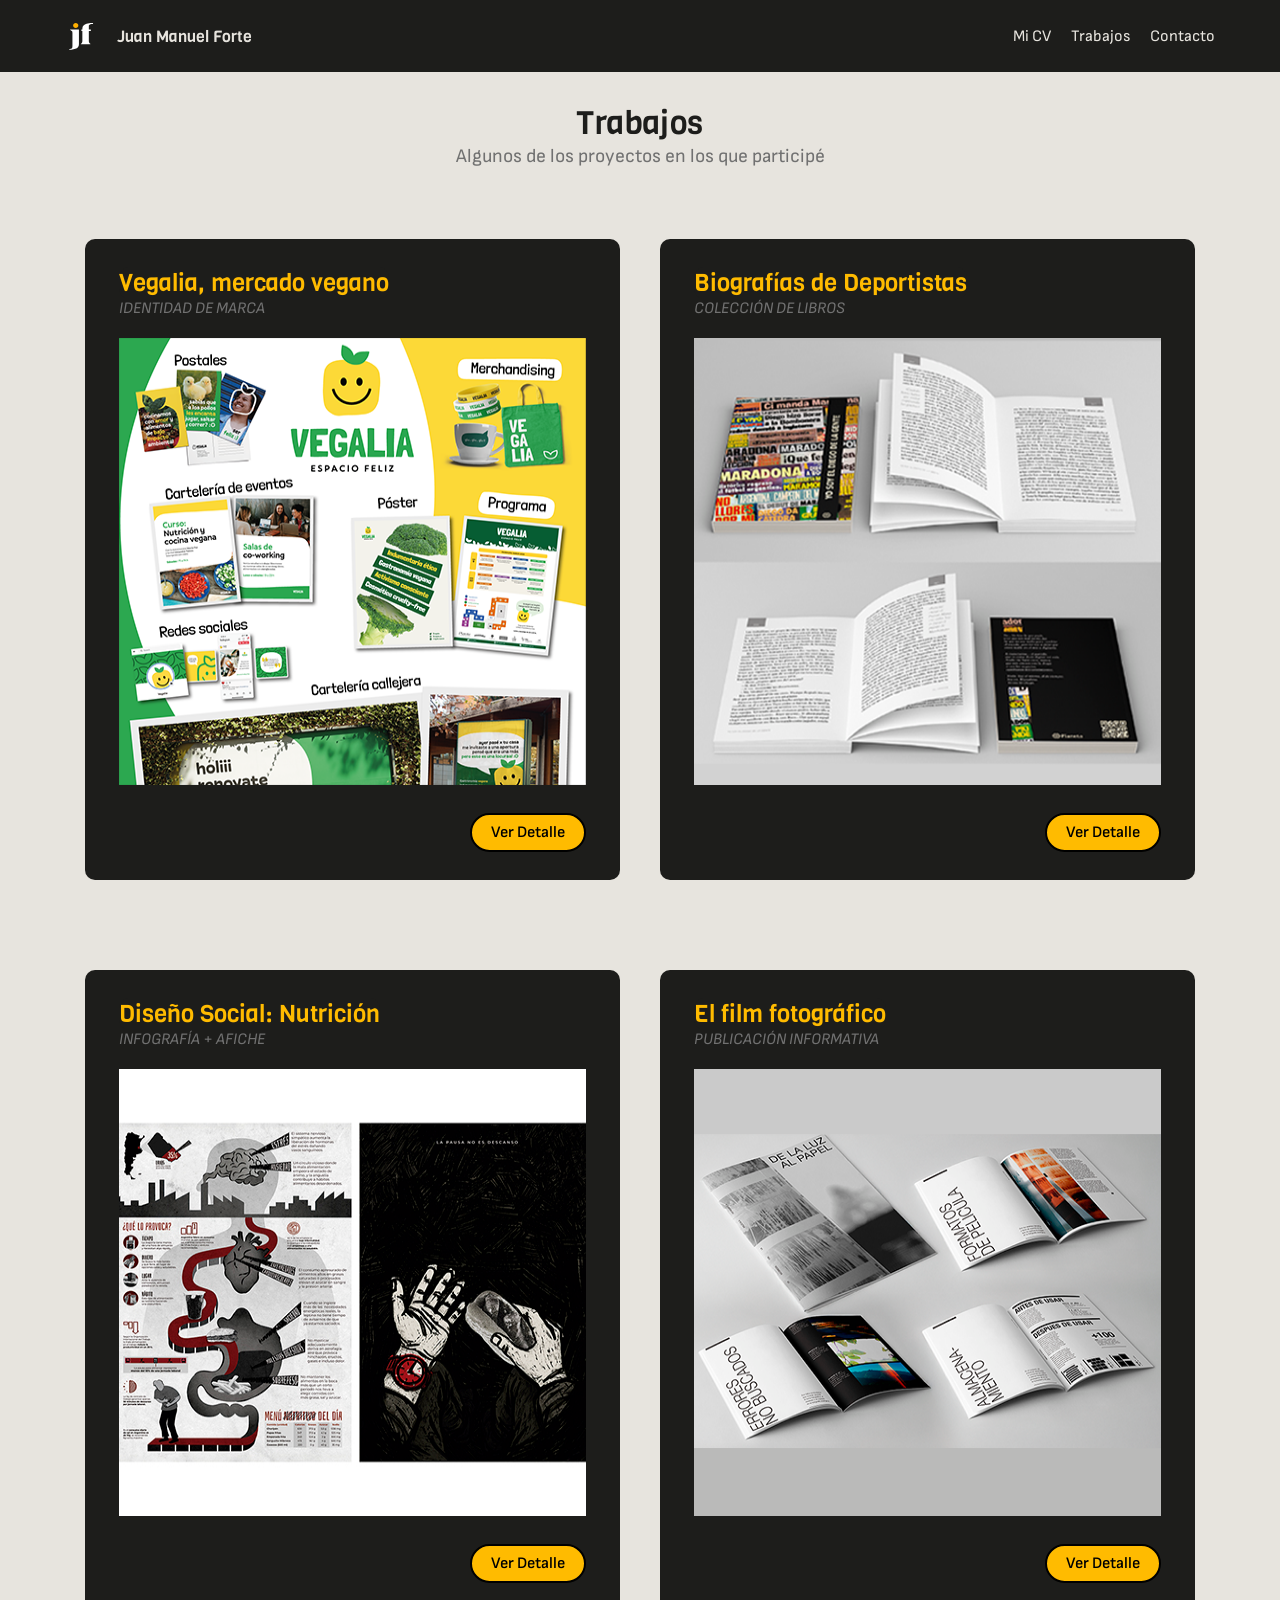
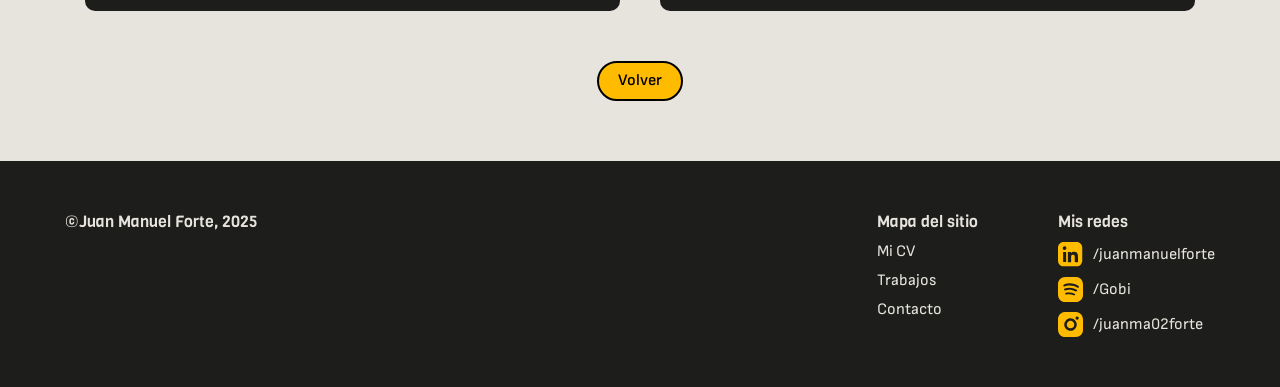
<file: trabajos.html>
<!DOCTYPE html>
<html>

<head>
    <meta charset="UTF-8" />
    <meta name="viewport" content="width=device-width, initial-scale=1.0">
    <meta name="Description" content="Portfolio de Juan Manuel Forte">
    <meta name="author" content="Juan Manuel Forte">
    <meta name="Keywords" content="Juan manuel forte, portfolio, porfolio">
    <title>Portfolio Juan Forte</title>
    <link href="styles.css" rel="stylesheet" type="text/css">
    <link rel="icon" type="image/svg+xml" href="img/favicon.svg">
    <style>
        @import url('https://fonts.googleapis.com/css2?family=Sofia+Sans:ital,wght@0,1..1000;1,1..1000&family=Viga&display=swap');
    </style>
</head>

<body>
    <header>
        <div class="contenedor-header">
            <a href="index.html" class="logo-y-nombre">
                <img src="img/favicon.svg" width="32" height="32" alt="logo" />
                <h5>Juan Manuel Forte</h5>
            </a>
            <nav>
                <a href="mi-cv.html">Mi CV</a>
                <a href="trabajos.html">Trabajos</a>
                <a href="contacto.html">Contacto</a>
            </nav>
        </div>
    </header>
    <main>
        <h1>Trabajos</h1>
        <h3>Algunos de los proyectos en los que participé</h3>
        <section class="tarjetas-vertical">
            <section class="tarjetas-trabajos">
                <article class="trabajo">
                    <h2>Vegalia, mercado vegano</h2>
                    <h4>Identidad de marca</h4>
                    <img src="img/vegalia-gral.png" width="467" height="467" alt="vegalia" />
                    <div><a href="vegalia.html" class="boton">Ver Detalle</a></div>
                </article>
                <article class="trabajo">
                    <h2>Biografías de Deportistas</h2>
                    <h4>Colección de Libros</h4>
                    <img src="img/libros-gral.png" width="467" height="467" alt="deportistas" />
                    <div><a href="" class="boton">Ver Detalle</a></div>
                </article>
            </section>
            <section class="tarjetas-trabajos">
                <article class="trabajo">
                    <h2>Diseño Social: Nutrición</h2>
                    <h4>Infografía + afiche</h4>
                    <img src="img/afiche-gral.jpg" width="467" height="467" alt="nutricion" />
                    <div><a href="" class="boton">Ver Detalle</a></div>
                </article>
                <article class="trabajo">
                    <h2>El film fotográfico</h2>
                    <h4>publicación informativa</h4>
                    <img src="img/film-gral.png" width="467" height="467" alt="fotografia" />
                    <div><a href="" class="boton">Ver Detalle</a></div>
                </article>
            </section>
        </section>
        <a href="index.html" class="boton">Volver</a>
    </main>
    <footer>
        <div class="contenedor-footer">
            <h5>©Juan Manuel Forte, 2025</h5>
            <div class="links-footer">
                <ul class="footer-mapa">
                        <h5>Mapa del sitio</h5>
                    <li>
                        <a href="mi-cv.html">Mi CV</a>
                    </li>
                    <li>
                        <a href="trabajos.html">Trabajos</a>
                    </li>
                    <li>
                        <a href="contacto.html">Contacto</a>
                    </li>
                </ul>
                <ul class="footer-redes">
                    <h5>Mis redes</h5>
                    <li>
                        <img src="img/linkedin_amarillo.svg" width="25" heigh="25" alt="Logo linkedin" />
                        <a href="https://www.linkedin.com/in/juanmanuelforte/">/juanmanuelforte</a>
                    </li>
                    <li>
                        <img src="img/spotify-amarillo.svg" width="25" heigh="25" alt="Logo Spotify" />
                        <a
                            href="https://open.spotify.com/intl-es/album/5ESB9k8uZIxvv5B5M7W0Kl?si=IFUT2nIWQieeMrjZMBl7iA">/Gobi</a>
                    </li>
                    <li>
                        <img src="img/instagram-amarillo.svg" width="25" heigh="25" alt="Logo Instagram" />
                        <a href="https://www.instagram.com/juanma02forte">/juanma02forte</a>
                    </li>
                </ul>
            </div>
        </div>
    </footer>
</body>

</html>
</file>
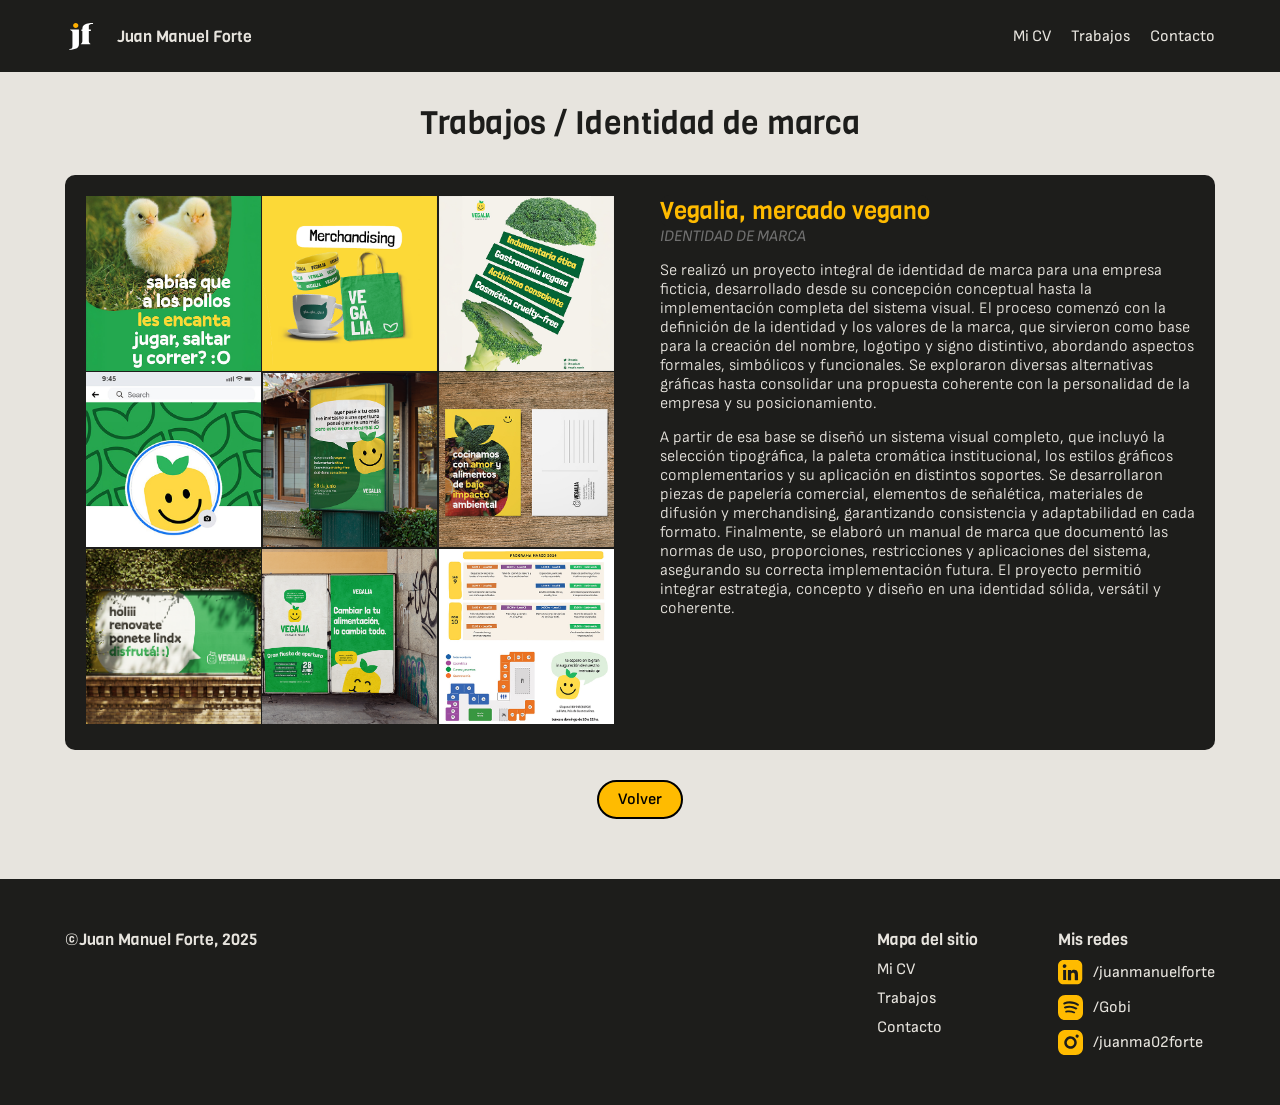
<file: vegalia.html>
<!DOCTYPE html>
<html>

<head>
    <meta charset="UTF-8" />
    <meta name="viewport" content="width=device-width, initial-scale=1.0">
    <meta name="Description" content="Portfolio de Juan Manuel Forte">
    <meta name="author" content="Juan Manuel Forte">
    <meta name="Keywords" content="Juan manuel forte, portfolio, porfolio">
    <title>Portfolio Juan Forte</title>
    <link href="styles.css" rel="stylesheet" type="text/css">
    <link rel="icon" type="image/svg+xml" href="img/favicon.svg">
    <style>
        @import url('https://fonts.googleapis.com/css2?family=Sofia+Sans:ital,wght@0,1..1000;1,1..1000&family=Viga&display=swap');
    </style>
</head>

<body>
    <header>
        <div class="contenedor-header">
            <a href="index.html" class="logo-y-nombre">
                <img src="img/favicon.svg" width="32" height="32" alt="logo" />
                <h5>Juan Manuel Forte</h5>
            </a>
            <nav>
                <a href="mi-cv.html">Mi CV</a>
                <a href="trabajos.html">Trabajos</a>
                <a href="contacto.html">Contacto</a>
            </nav>
        </div>
    </header>
    <main>
        <h1 class="h1-trabajo">Trabajos / Identidad de marca</h1>
        <article class="trabajos-detalle-der">
            <div class="contenedor-galeria">
                <div class="container">
                    <input id="item1" type="checkbox" />
                    <label class="item1" for="item1"
                        style="background-image:url(img/vegalia1.jpg);"></label>
                    <input id="item2" type="checkbox" />
                    <label class="item2" for="item2"
                        style="background-image:url(img/vegalia2.png);"></label>
                    <input id="item3" type="checkbox" />
                    <label class="item3" for="item3"
                        style="background-image:url(img/vegalia3.jpg);"></label>
                    <input id="item4" type="checkbox" />
                    <label class="item4" for="item4"
                        style="background-image:url(img/vegalia4.jpg);"></label>
                    <input id="item5" type="checkbox" />
                    <label class="item5" for="item5"
                        style="background-image:url(img/vegalia5.png);"></label>
                    <input id="item6" type="checkbox" />
                    <label class="item6" for="item6"
                        style="background-image:url(img/vegalia6.jpg);"></label>
                    <input id="item7" type="checkbox" />
                    <label class="item7" for="item7"
                        style="background-image:url(img/vegalia7.png);"></label>
                    <input id="item8" type="checkbox" />
                    <label class="item8" for="item8"
                        style="background-image:url(img/vegalia8.png);"></label>
                    <input id="item9" type="checkbox" />
                    <label class="item9" for="item9"
                        style="background-image:url(img/vegalia9.jpg);"></label>
                </div>
            </div>
            <div class="contenedor-texto">
                <h2>Vegalia, mercado vegano</h2>
                <h4>identidad de marca</h4>
                <p>Se realizó un proyecto integral de identidad de marca para una empresa ficticia, desarrollado desde su concepción conceptual hasta la implementación completa del sistema visual. El proceso comenzó con la definición de la identidad y los valores de la marca, que sirvieron como base para la creación del nombre, logotipo y signo distintivo, abordando aspectos formales, simbólicos y funcionales. Se exploraron diversas alternativas gráficas hasta consolidar una propuesta coherente con la personalidad de la empresa y su posicionamiento.</p>
                <p>A partir de esa base se diseñó un sistema visual completo, que incluyó la selección tipográfica, la paleta cromática institucional, los estilos gráficos complementarios y su aplicación en distintos soportes. Se desarrollaron piezas de papelería comercial, elementos de señalética, materiales de difusión y merchandising, garantizando consistencia y adaptabilidad en cada formato. Finalmente, se elaboró un manual de marca que documentó las normas de uso, proporciones, restricciones y aplicaciones del sistema, asegurando su correcta implementación futura. El proyecto permitió integrar estrategia, concepto y diseño en una identidad sólida, versátil y coherente.</p>
            </div>
        </article>
        <a href="trabajos.html" class="boton">Volver</a>
    </main>
    <footer>
        <div class="contenedor-footer">
            <h5>©Juan Manuel Forte, 2025</h5>
            <div class="links-footer">
                <ul class="footer-mapa">
                        <h5>Mapa del sitio</h5>
                    <li>
                        <a href="mi-cv.html">Mi CV</a>
                    </li>
                    <li>
                        <a href="trabajos.html">Trabajos</a>
                    </li>
                    <li>
                        <a href="contacto.html">Contacto</a>
                    </li>
                </ul>
                <ul class="footer-redes">
                    <h5>Mis redes</h5>
                    <li>
                        <img src="img/linkedin_amarillo.svg" width="25" heigh="25" alt="Logo linkedin" />
                        <a href="https://www.linkedin.com/in/juanmanuelforte/">/juanmanuelforte</a>
                    </li>
                    <li>
                        <img src="img/spotify-amarillo.svg" width="25" heigh="25" alt="Logo Spotify" />
                        <a
                            href="https://open.spotify.com/intl-es/album/5ESB9k8uZIxvv5B5M7W0Kl?si=IFUT2nIWQieeMrjZMBl7iA">/Gobi</a>
                    </li>
                    <li>
                        <img src="img/instagram-amarillo.svg" width="25" heigh="25" alt="Logo Instagram" />
                        <a href="https://www.instagram.com/juanma02forte">/juanma02forte</a>
                    </li>
                </ul>
            </div>
        </div>
    </footer>
</body>

</html>
</file>
<file: styles.css>
@charset "utf-8";

:root {
    --boton-fondo: #FFBB00;
    --boton-texto: #000000;
    --boton-radio: 9999px;
    --boton-borde: 2px;
    --boton-padding: 0.6rem 1.2rem;
    --boton-font: 16px/1 "Sofia Sans", Roboto, sans-serif;
    --negro1: #1d1d1b;
    --amarillo1: #FFBB00;
    --blanco1: rgb(231, 228, 222);
}

* {
    font-family: "Sofia Sans", sans-serif;
    font-weight: 400;
    color: var(--negro1);
    font-style: normal;
    box-sizing: border-box;
    margin: 0;
}

#body-negro {
    background-color: var(--negro1);
}

body {
    background-color: var(--blanco1);
    color: var(--negro1);
    font-size: 1rem;
    display: flex;
    flex-direction: column;
    align-items: center;
}

/* header */

header {
    background-color: var(--negro1);
    font-family: "Viga", sans-serif;
    font-weight: 400;
    font-style: normal;
    width: 100%;
    display: flex;
    justify-content: center;
}

.contenedor-header {
    display: flex;
    max-width: 1150px;
    width: 100%;
    flex-direction: row;
    align-items: center;
    justify-content: space-between;
}

.logo-y-nombre {
    display: flex;
    flex-direction: row;
    justify-content: center;
    align-content: space-around;
    align-items: center;
    gap: 20px;
    margin-bottom: 20px;
    margin-top: 20px;
    white-space: nowrap;
}

header a {
    color: var(--blanco1);
    text-decoration: none;
}

nav {
    display: flex;
    justify-content: space-around;
    gap: 20px;
    max-width: 500px;
}

/* footer */

footer {
    display: flex;
    padding-top: 15px;
    padding-bottom: 15px;
    flex-wrap: wrap;
    justify-content: center;
    gap: 50px;
    width: 100%;
    align-items: flex-start;
    padding: 50px 0;
    background-color: var(--negro1);
}

.contenedor-footer {
    display: flex;
    max-width: 1150px;
    width: 100%;
    flex-direction: row;
    justify-content: space-between;
    align-items: flex-start;
}

.links-footer {
    display: flex;
    gap: 80px;
}

footer ul {
    font-family: "Sofia Sans", sans-serif;
    font-optical-sizing: auto;
    font-weight: 400;
    font-style: normal;
    display: flex;
    flex-direction: column;
    gap: 10px;
}

footer li {
    display: flex;
    align-items: center;
    gap: 10px;
}

footer a {
    color: var(--blanco1);
    text-decoration: none;
}

/* todos los main */

main {
    display: flex;
    padding-bottom: 30px;
    justify-content: center;
    flex-direction: column;
    width: 100%;
    align-items: center;
    max-width: 1150px;
}

.h1-home {
    font-size: 3.5rem;
    color: var(--blanco1);
}

h1 {
    font-size: 2rem;
    color: var(--negro1);
    font-family: "Viga", sans-serif;
    font-style: normal;
    font-weight: 400;
    line-height: normal;
    letter-spacing: 0.4px;
    padding-top: 30px;
}

.h2-home {
    font-family: "Viga", sans-serif;
    color: var(--negro1);
    background-color: initial;
    font-size: 1.5rem;
    font-weight: 400;
    font-style: normal;
    display: flex;
    padding: 5px;
    margin-top: 25px;
    justify-content: center;
}

h2 {
    font-family: "Viga", sans-serif;
    font-weight: 400;
    font-style: normal;
    display: flex;
    background-color: var(--negro1);
    color: var(--amarillo1);
    padding: 10px;
    /* margin-top: 25px; */
    justify-content: center;
    border-radius: 10px;
}

h3 {
    font-family: "Sofia Sans", sans-serif;
    color: #717171;
    /* Texto */
    font-size: 1.2rem;
    font-style: normal;
    font-weight: 400;
    line-height: 24px;
    /* 133.333% */
}

h4 {
    margin-top: 15px;
}

h5 {
    font-family: "Viga", sans-serif;
    font-weight: 400;
    font-style: normal;
    font-size: 1rem;
    color: var(--blanco1);
}

.hero {
    display: flex;
    align-items: center;
    margin-bottom: 80px;
}

.tarjetas {
    display: flex;
    justify-content: space-around;
    width: 100%;
    align-items: center;
    gap: 40px;
}

.tarjeta {
    display: flex;
    background-color: var(--blanco1);
    width: 100%;
    align-items: center;
    flex-direction: column;
    border-radius: 10px;
}

.tarjetas-trabajos {
    display: flex;
    justify-content: space-around;
    width: 100%;
    align-items: center;
    gap: 40px;
    padding: 20px;
    margin-top: 50px;
}

.tarjetas-vertical {
    display: flex;
    flex-direction: column;
    width: 100%;
}

.trabajo {
    display: flex;
    background-color: var(--negro1);
    width: 100%;
    align-items: flex-start;
    flex-direction: column;
    border-radius: 10px;
    padding-top: 28px;
    padding-left: 34px;
    padding-right: 34px;
}

.trabajo h2 {
    padding: 0;
    margin: 0;
}

.trabajo img {
    padding-top: 20px;
}

.trabajo h4 {
    color: #717171;
    padding: 0;
    margin: 0;
    text-transform: uppercase;
    font-style: italic;
}

.trabajo div {
    width: 100%;
    display: flex;
    justify-content: flex-end;
}

.trabajo a {
    margin: 28px 0px;
}

.fechas {
    font-style: italic;
    font-size: 0.9rem;
}

ul {
    list-style-type: none;
    padding-left: 0;
}

.grilla3060 {
    display: flex;
    justify-content: center;
    width: 100%;
    gap: 40px;
    padding: 20px;
    background-color: var(--blanco1);
    margin-top: 50px;
}

.grilla3060 article {
    margin-bottom: 30px;
}

.izquierda {
    flex: 1;
    min-width: 320px;
    max-width: 385px;

    text-wrap: balance;
}

.derecha {
    flex: 2;
    min-width: 600px;
    max-width: 775px;

    text-wrap: balance;
}

.art-derecha {
    display: flex;
    flex-direction: column;
    max-width: 800px;
    padding-left: 30px;
    line-height: 1.3rem;
}

.art-derecha h3 {
    padding-top: 12px;
}

.art-derecha h4 {
    font-weight: 700;
}

.trabajos-detalle-der {
    display: flex;
    width: 100%;
    gap: 40px;
    padding: 20px;
    background-color: var(--negro1);
    border-radius: 10px;
}

.ul-interes {
    display: flex;
    width: 240px;
    padding-top: 12px;
    flex-direction: column;
}

.art-datos {
    display: flex;
    justify-content: center;
}

.art-interes {
    display: flex;
    justify-content: center;
}

.ul-datos {
    display: flex;
    padding-top: 12px;
    padding-bottom: 3px;
    flex-direction: column;
    justify-content: center;
}

.li-datos {
    display: flex;
    margin-left: 20px;
    padding-top: 3px;
    padding-bottom: 3px;
    align-items: center;
    gap: 5px;
}

.li-interes {

    list-style-type: square;
    margin-left: 20px;
    padding-top: 3px;
    padding-bottom: 3px;
    gap: 15px;
}

.gobilink {
    color: var(--negro1);
    font-weight: 400;
    font-style: italic;
    text-decoration: none;
}

.h1-trabajo {
    padding: 30px;
}

.contenedor-galeria {
    flex: 1;
    top: 0;
    left: 0;
    width: 100%;
    height: 100%;
    margin: 0;
    padding: 0;
    font-size: 1vmin;
}

.contenedor-texto {
    flex: 1;
    width: 100%;
    height: 100%;
    margin: 0;
    padding: 0;
    display: flex;
    flex-direction: column;
    align-content: flex-start;
    flex-wrap: wrap;
    align-items: flex-start;
}

.contenedor-texto h2 {
    padding: 0;
    margin: 0;
}

.contenedor-texto h4 {
    color: #717171;
    padding: 0;
    margin: 0;
    text-transform: uppercase;
    font-style: italic;
}

.contenedor-texto p {
    color: var(--blanco1);
    padding: 0;
    font-family: "Sofia Sans";
    font-size: 1rem;
    font-style: normal;
    font-weight: 350;
    padding-top: 15px;
}

.contenedor-galeria label {
    position: absolute;
    box-sizing: border-box;
    margin: 0;
    padding: 0;
    overflow: hidden;
}

.contacto-izq {
    flex: 1;
    background-color: var(--negro1);
    border-radius: 10px;
    padding: 20px 0;
    display: flex;
    flex-direction: column;
    align-items: center;
    gap: 25px;
}

.info-contacto {
    display: flex;
    flex-direction: column;
    gap: 5px;
}

.info-contacto h3,
.contacto-izq h3 {
    color: var(--blanco1);
    font-family: "Sofia Sans";
    font-size: 1.15rem;
    font-style: normal;
    font-weight: 400;
    line-height: 1.9rem;
}

.contacto-izq div {
    display: flex;
    flex-direction: column;
    align-items: center;
}

.contacto-izq h4 {
    color: #8d8d8d;
    padding: 0;
    margin: 0;
    text-transform: uppercase;
    font-style: italic;
}

.redes-contacto,
.info-contacto li {
    display: flex;
    gap: 15px;
    align-items: center;
}

.contacto-der {
    flex: 1;
    padding-top: 40px;
}


/* css del formulario */

form {
    width: 100%;
    height: auto;
    display: flex;
    flex-direction: column;
}

form div {
    display: flex;
    gap: 40px;
    width: 100%;
}

.campo p,
label {
    display: block;
    height: 25px;
}

input {
    background-color: var(--blanco1);
    width: 100%;
    margin-top: 15px;
    border-bottom: 1px solid #000;
    border-top: 0px;
    border-left: 0px;
    border-right: 0px;
}

.campo {
    display: flex;
    flex: 1;
    flex-direction: column;
    margin-bottom: 50px;
    gap: unset;
}

.contacto-der textarea {
    background-color: var(--blanco1);
    width: 100%;
    margin-bottom: 15%;
    border-bottom: 1px solid #000;
    border-top: 0px;
    border-left: 0px;
    border-right: 0px;
    min-height: 100px;
    resize: vertical;
}

.radiobutton {
    display: flex;
    width: 100%;
    justify-content: flex-start;
    gap: 120px;
}

input[type=radio] {
    width: auto;
    margin-right: 8px;
}

/* responsive mobile */

@media screen and (max-width: 750px) {

    .contenedor-header {
        display: flex;
        width: 100%;
        justify-content: space-evenly;
        font-size: 1.6rem;
        padding-left: 2%;
        padding-right: 2%;
    }

    .contenedor-header img,.footer-redes img {
        width: 50px;
        height: 50px;
    }

    .contenedor-header nav {
        display: flex;
        width: 100%;
        justify-content: space-evenly;
    }

    .contenedor-header h5 {
        display: none;
    }

    .h1-animacion {
        font-size: 2.5rem;
        line-height: 3rem;
    }

    .h2-animacion {
        font-size: 1.37rem;
        line-height: 1.8rem;
        font-weight: 350;

    }

    .hero {
        display: flex;
        align-items: center;
        margin-bottom: 80px;
        margin-top: 40px;
    }

    .tarjetas {
        display: flex;
        align-items: stretch;
        width: 100%;
        gap: 10px;
        padding: 2%;
        flex-direction: column;
    }

    .tarjeta {
        display: flex;
        height: 100%;
        align-items: center;
    }

    .h2-home {
        font-size: 2.2rem;
    }

    p {
        text-align: center;
        font-size: 1.5rem;

    }

    .boton {
        font-size: 1.8rem;
    }

    .contenedor-footer {
        display: flex;
        align-items: center;
        width: 100%;
        gap: 10px;
        padding: 2%;
        flex-direction: column;
    }

    .contenedor-footer h5 {
        font-size: 1.5rem;

    }

    .footer-mapa {
        display: none;
    }

    .links-footer a,
    .links-footer h5 {
        display: none;
    }

    .links-footer ul {
        display: flex;
        flex-direction: row;
        justify-content: space-evenly;
    }

    .links-footer {
        display: flex;
        flex-direction: column;
        width: 100%;
        gap:20px;
    }
}

/* responsive tablet */

@media screen and (min-width: 751px) and (max-width: 1150px) {

    .contenedor-header {
        padding-left: 2%;
        padding-right: 2%;
        font-size: 1.2rem;
    }

    .tarjetas {
        padding: 2%;
        gap: 2%;
    }

    .tarjeta {
        display: flex;
        height: 100%;
        align-items: center;
        height: 215px;
        padding-left: 5px;
        padding-right: 5px;
        justify-content: space-between;
    }

    .contenedor-footer {
        padding: 2%;
    }

    .contenedor-footer h5 {
        font-size: 1.3rem;
    }

    .h2-home {
        font-size: 1.6rem;
    }

    p {
        text-align: center;
        font-size: 1.1rem;

    }

    .boton {
        font-size: 1.2rem;
    }
}

/* animación splash */

.jm-animacion {
    display: flex;
    flex-direction: column;
    align-items: center;
    justify-content: flex-start;
}

.logo-animado {
    animation-name: jmfadeInUp;
    animation-duration: 3500ms;
    animation-fill-mode: forwards;
    position: absolute;
    margin-top: 40px;
}

@keyframes jmfadeInUp {
    0% {
        opacity: 0;
        transform: translate3d(0, 300%, 0);
    }

    25% {
        opacity: 1;
        transform: none;
    }

    75% {
        opacity: 1;
        transform: none;
    }

    100% {
        opacity: 0;
        transform: none;
    }
}

.h1-animacion,
.h2-animacion,
.mifoto {
    opacity: 0;
    animation: fotofadein 4s forwards;
    animation-delay: 3500ms;
    /* empiezan cuando la otra se oculta */
}

@keyframes fotofadein {

    0%,
    10% {
        opacity: 0;
    }

    20%,
    100% {
        opacity: 1;
    }
}

.h1-animacion {
    color: var(--amarillo1);
    text-align: center;
    font-family: Viga;
    font-size: 2.5rem;
    font-style: normal;
    font-weight: 400;
    line-height: 2.8rem;
    letter-spacing: 0.4px;
    padding: 0;
    margin: 0;
}

.h2-animacion {
    color: var(--blanco1);
    text-align: center;
    font-family: Viga;
    font-size: 1.3rem;
    font-style: normal;
    font-weight: 400;
    line-height: 1.8rem;
    letter-spacing: 0.2px;
    max-width: 722px;
}

.mifoto {
    width: 200px;
    height: 200px;
    border-radius: 50%;
    border: 5px solid var(--amarillo1);
    object-fit: cover;
    margin-bottom: 30px;
}

/* botones */

.boton {
    display: inline-block;
    background: var(--boton-fondo);
    color: var(--boton-texto);
    font: var(--boton-font);
    font-weight: 600;
    padding: var(--boton-padding);
    border-radius: var(--boton-radio);
    border: var(--boton-borde) solid var(--boton-texto);
    text-decoration: none;
    text-align: center;
    cursor: pointer;
    margin: 30px;
    transition: transform 120ms ease, box-shadow 120ms ease, filter 120ms ease;
}

.boton:hover {
    transform: translateY(-2px);
    box-shadow: 0 6px 18px var(--negro1);
}

.boton:active {
    transform: translateY(0);
    box-shadow: 0 3px 8px var(--negro1);
}

/* galería 3x3 y 2x2 */

.container {
    width: 100%;
    aspect-ratio: 1 / 1;
    position: relative;
}

.container [class*=item] {
    width: 33%;
    height: 33%;
    border: 1px solid transparent;
    background: url() center center/cover no-repeat;
    transition: all 0.5s ease-in-out;
    z-index: 0;
}

.container [class*=item]:hover {
    border: 1px solid white;
    z-index: 1;
}

.container [class*=item]:nth-of-type(1) {
    top: 0;
    left: 0;
}

.container [class*=item]:nth-of-type(2) {
    top: 0;
    left: 33%;
}

.container [class*=item]:nth-of-type(3) {
    top: 0;
    left: 66%;
}

.container [class*=item]:nth-of-type(4) {
    top: 33%;
    left: 0;
}

.container [class*=item]:nth-of-type(5) {
    top: 33%;
    left: 33%;
}

.container [class*=item]:nth-of-type(6) {
    top: 33%;
    left: 66%;
}

.container [class*=item]:nth-of-type(7) {
    top: 66%;
    left: 0;
}

.container [class*=item]:nth-of-type(8) {
    top: 66%;
    left: 33%;
}

.container [class*=item]:nth-of-type(9) {
    top: 66%;
    left: 66%;
}

.container input {
    display: none;
}

.container input:checked+[class*=item] {
    top: 0;
    left: 0;
    width: 100%;
    height: 100%;
    z-index: 2;
}

.container4x4 {
    width: 100%;
    aspect-ratio: 1 / 1;
    position: relative;
}

.container4x4 [class*=item] {
    width: 50%;
    height: 50%;
    border: 1px solid transparent;
    background: url() center center/cover no-repeat;
    transition: all 0.5s ease-in-out;
    z-index: 0;
}

.container4x4 [class*=item]:hover {
    border: 1px solid white;
    z-index: 1;
}

.container4x4 [class*=item]:nth-of-type(1) {
    top: 0;
    left: 0;
}

.container4x4 [class*=item]:nth-of-type(2) {
    top: 0;
    left: 50%;
}

.container4x4 [class*=item]:nth-of-type(3) {
    top: 50%;
    left: 0%;
}

.container4x4 [class*=item]:nth-of-type(4) {
    top: 50%;
    left: 50%;
}

.container4x4 input {
    display: none;
}

.container4x4 input:checked+[class*=item] {
    top: 0;
    left: 0;
    width: 100%;
    height: 100%;
    z-index: 2;
}
</file>
